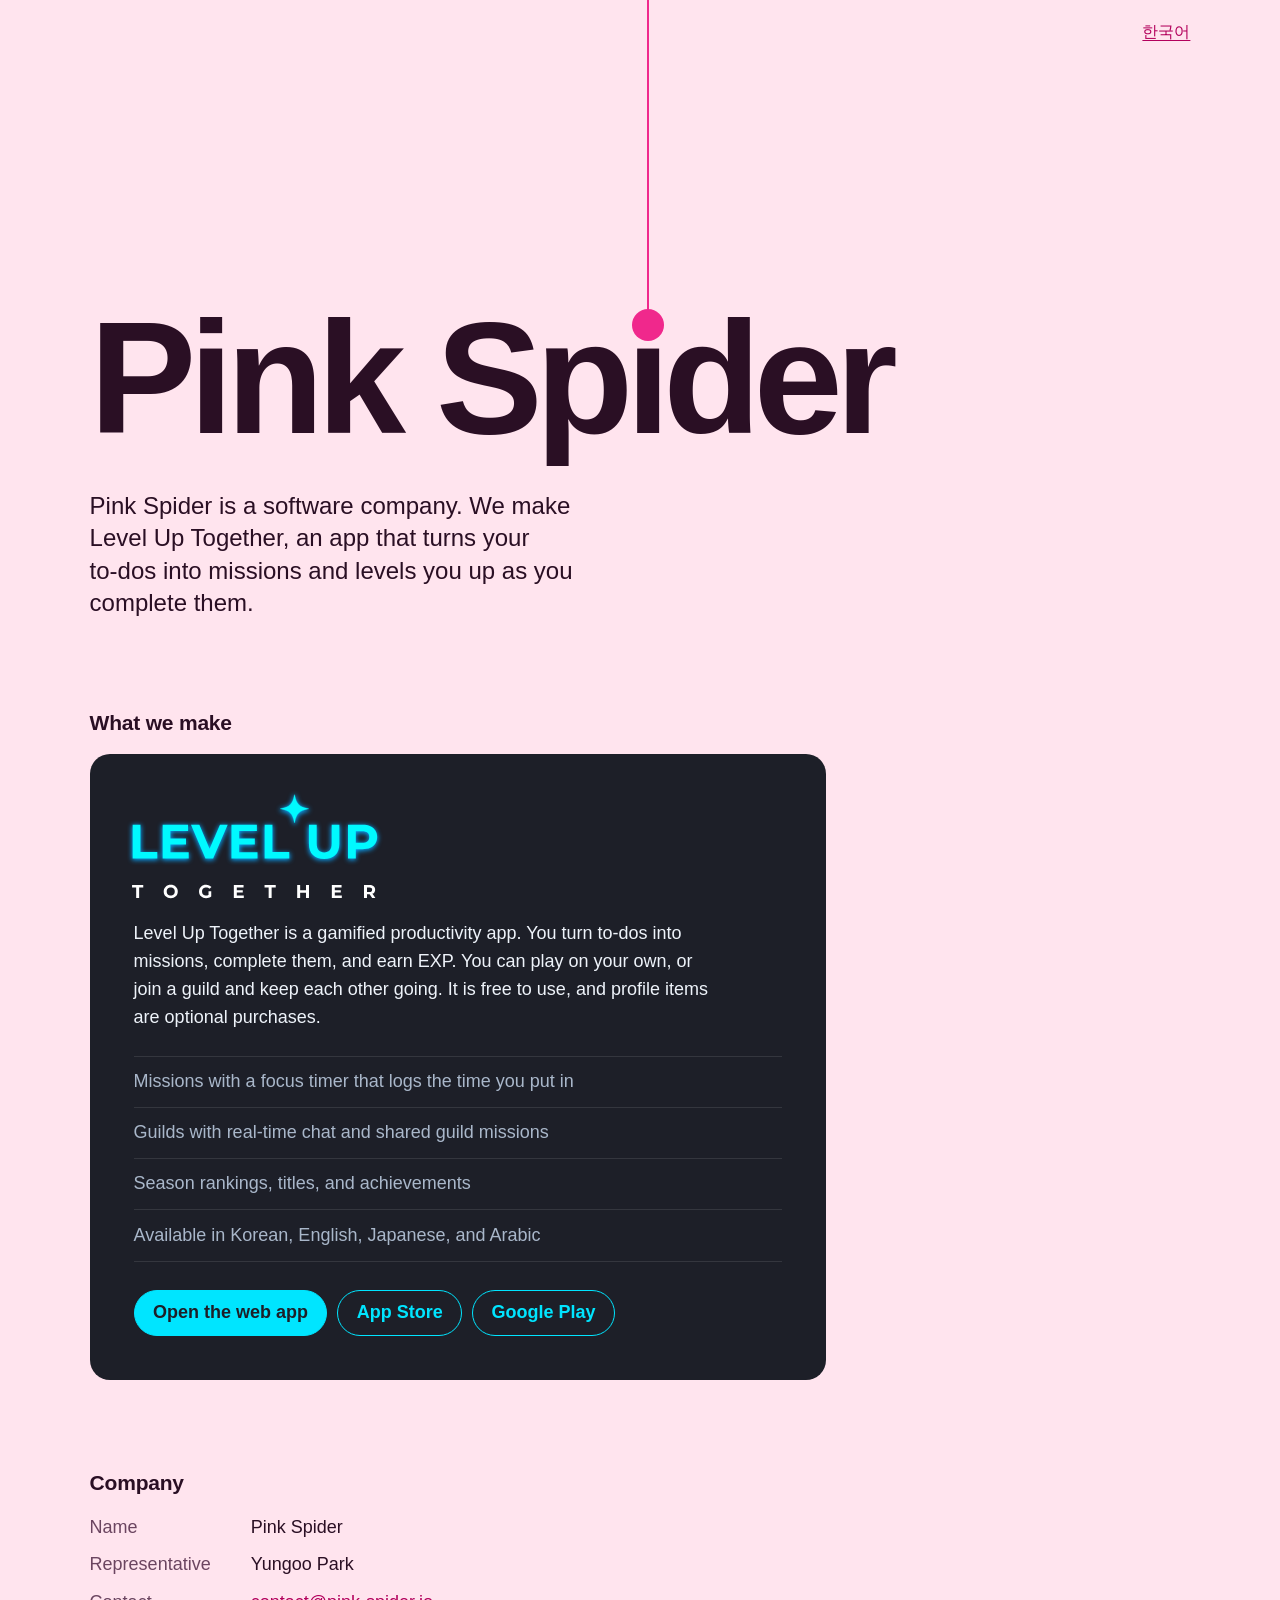
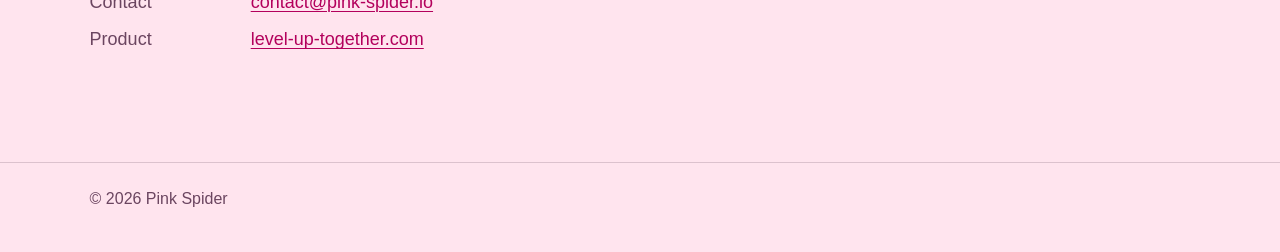
<file: index.html>
<!doctype html>
<html lang="en">
  <head>
    <meta charset="utf-8" />
    <meta name="viewport" content="width=device-width, initial-scale=1" />
    <title>Pink Spider | The company behind Level Up Together</title>
    <meta
      name="description"
      content="Pink Spider is the software company that makes Level Up Together, an app that turns to-dos into missions and levels you up as you complete them. Available on the web, iOS, and Android."
    />
    <link rel="canonical" href="https://pink-spider.io/" />
    <link rel="alternate" hreflang="en" href="https://pink-spider.io/" />
    <link rel="alternate" hreflang="ko" href="https://pink-spider.io/ko/" />
    <link rel="alternate" hreflang="x-default" href="https://pink-spider.io/" />
    <link rel="icon" href="/assets/favicon.svg" type="image/svg+xml" />
    <meta name="theme-color" content="#ffe4ee" media="(prefers-color-scheme: light)" />
    <meta name="theme-color" content="#210b1c" media="(prefers-color-scheme: dark)" />
    <meta property="og:type" content="website" />
    <meta property="og:site_name" content="Pink Spider" />
    <meta property="og:title" content="Pink Spider | The company behind Level Up Together" />
    <meta
      property="og:description"
      content="We make Level Up Together, an app that turns to-dos into missions and levels you up as you complete them."
    />
    <meta property="og:url" content="https://pink-spider.io/" />
    <meta property="og:image" content="https://pink-spider.io/assets/og.png" />
    <meta property="og:image:width" content="1200" />
    <meta property="og:image:height" content="630" />
    <meta property="og:locale" content="en_US" />
    <meta property="og:locale:alternate" content="ko_KR" />
    <meta name="twitter:card" content="summary_large_image" />
    <link rel="stylesheet" href="/assets/site.css" />
    <script type="application/ld+json">
      {
        "@context": "https://schema.org",
        "@type": "Organization",
        "name": "Pink Spider",
        "url": "https://pink-spider.io/",
        "email": "contact@pink-spider.io",
        "employee": {
          "@type": "Person",
          "name": "Yungoo Park",
          "jobTitle": "Representative"
        },
        "brand": {
          "@type": "Brand",
          "name": "Level Up Together",
          "url": "https://level-up-together.com/"
        },
        "sameAs": ["https://level-up-together.com/"]
      }
    </script>
  </head>
  <body>
    <a class="lang" href="/ko/" lang="ko" hreflang="ko">한국어</a>

    <main>
      <header class="hero">
        <h1 class="wordmark">Pink Sp<span class="wordmark__i">i<span class="spider" aria-hidden="true"><span class="spider__body"></span></span></span>der</h1>
        <p class="lede">
          Pink Spider is a software company. We make Level Up Together, an app that turns your
          <span class="nowrap">to-dos</span> into missions and levels you up as you complete them.
        </p>
      </header>

      <section class="section" aria-labelledby="product-title">
        <h2 class="section__title" id="product-title">What we make</h2>
        <div class="product">
          <img
            class="product__logo"
            src="/assets/level-up-together.svg"
            alt="Level Up Together"
            width="906"
            height="404"
          />
          <p class="product__desc">
            Level Up Together is a gamified productivity app. You turn <span class="nowrap">to-dos</span> into missions,
            complete them, and earn EXP. You can play on your own, or join a guild and keep
            each other going. It is free to use, and profile items are optional purchases.
          </p>
          <ul class="product__facts">
            <li>Missions with a focus timer that logs the time you put in</li>
            <li>Guilds with real-time chat and shared guild missions</li>
            <li>Season rankings, titles, and achievements</li>
            <li>Available in Korean, English, Japanese, and Arabic</li>
          </ul>
          <p class="product__links">
            <a class="button button--solid" href="https://level-up-together.com/">Open the web app</a>
            <a
              class="button"
              href="https://apps.apple.com/app/id6791061267"
              aria-label="Level Up Together on the App Store"
              >App Store</a
            >
            <a
              class="button"
              href="https://play.google.com/store/apps/details?id=prod.level_up_together.com"
              aria-label="Level Up Together on Google Play"
              >Google Play</a
            >
          </p>
        </div>
      </section>

      <section class="section" aria-labelledby="company-title">
        <h2 class="section__title" id="company-title">Company</h2>
        <dl class="facts">
          <dt>Name</dt>
          <dd>Pink Spider</dd>
          <dt>Representative</dt>
          <dd>Yungoo Park</dd>
          <dt>Contact</dt>
          <dd><a href="mailto:contact@pink-spider.io">contact@pink-spider.io</a></dd>
          <dt>Product</dt>
          <dd><a href="https://level-up-together.com/">level-up-together.com</a></dd>
        </dl>
      </section>
    </main>

    <footer class="footer">
      <p>© 2026 Pink Spider</p>
    </footer>
  </body>
</html>
</file>
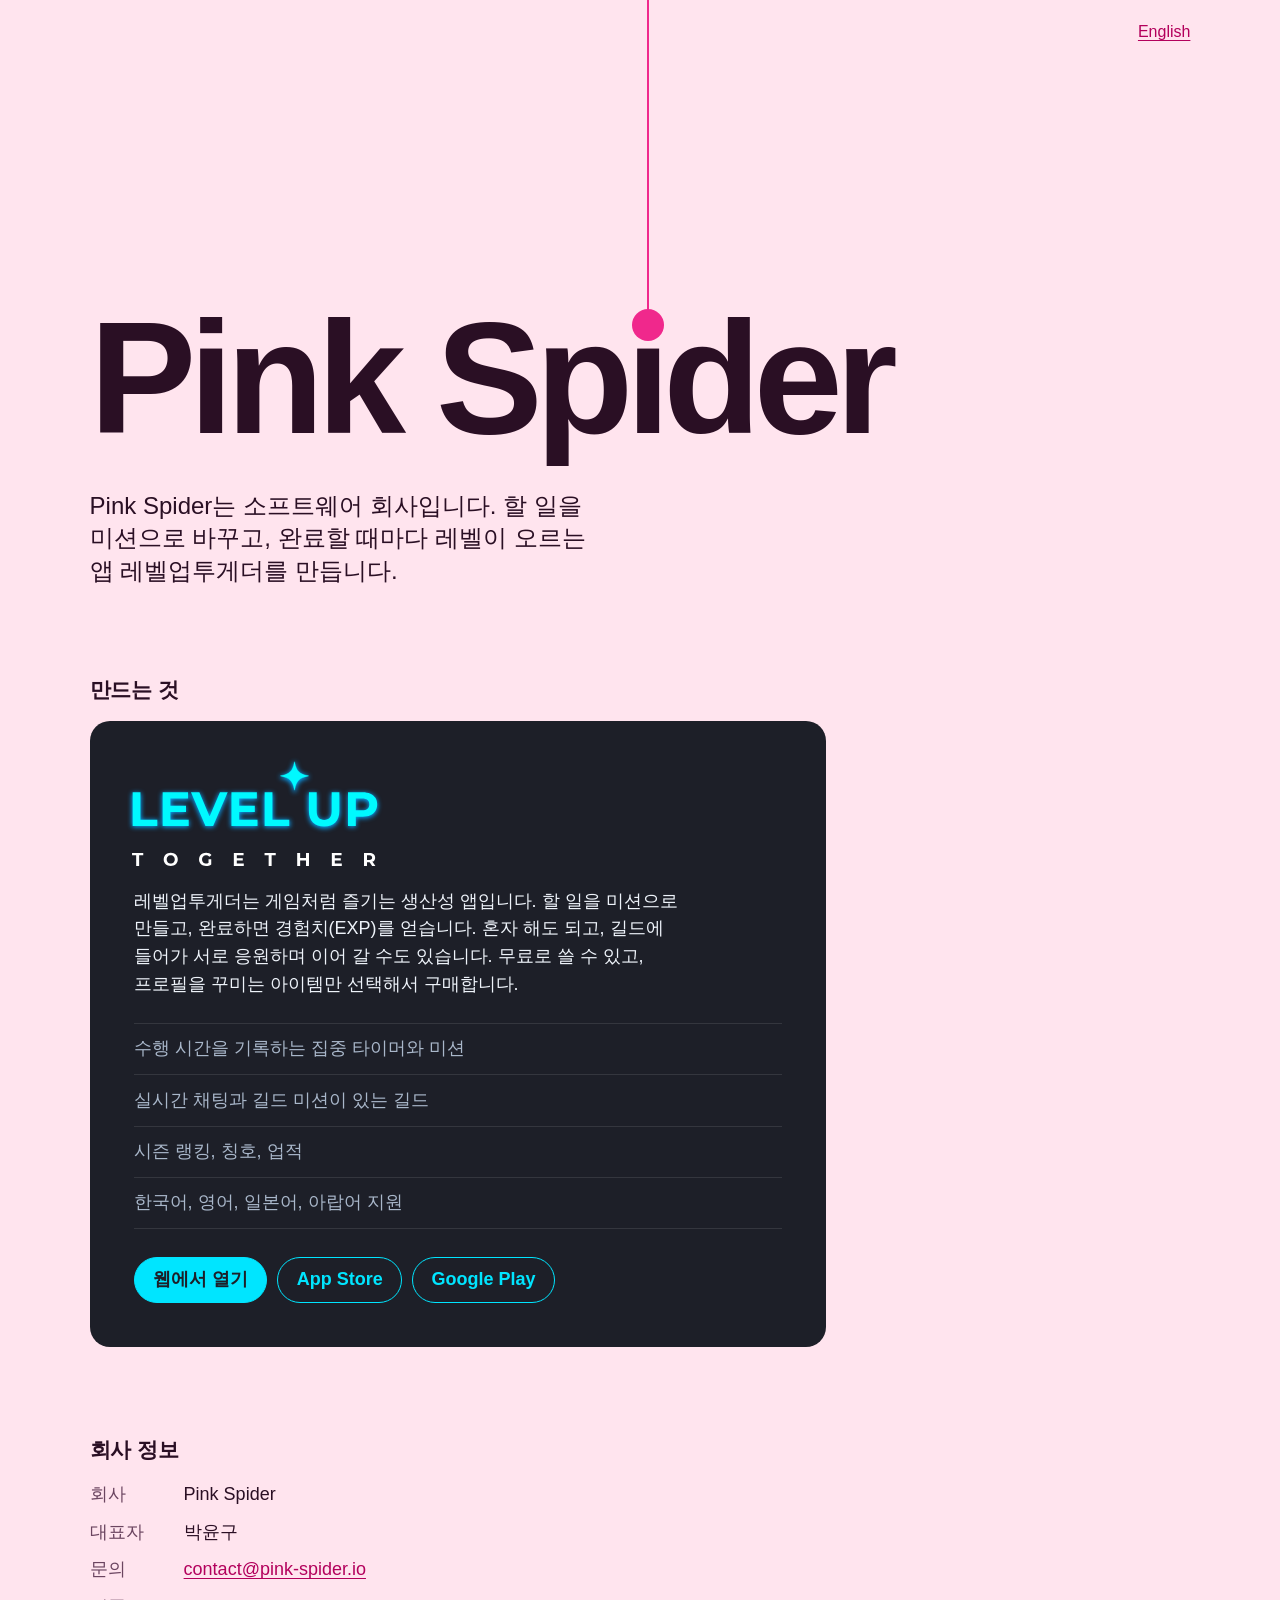
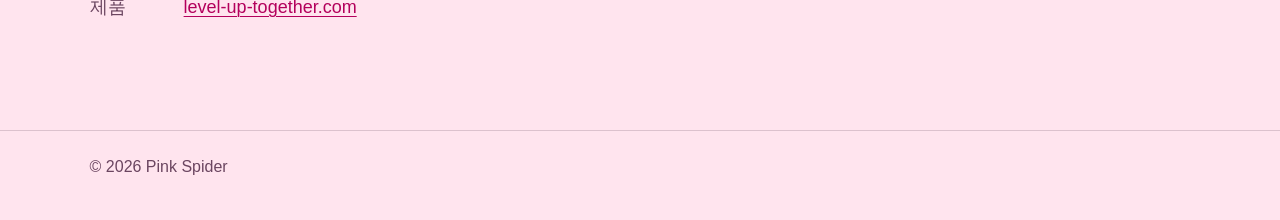
<file: ko/index.html>
<!doctype html>
<html lang="ko">
  <head>
    <meta charset="utf-8" />
    <meta name="viewport" content="width=device-width, initial-scale=1" />
    <title>Pink Spider | 레벨업투게더를 만드는 회사</title>
    <meta
      name="description"
      content="Pink Spider는 레벨업투게더(Level Up Together)를 만드는 소프트웨어 회사입니다. 레벨업투게더는 할 일을 미션으로 바꾸고, 완료할 때마다 레벨이 오르는 앱입니다. 웹, iOS, Android에서 쓸 수 있습니다."
    />
    <link rel="canonical" href="https://pink-spider.io/ko/" />
    <link rel="alternate" hreflang="en" href="https://pink-spider.io/" />
    <link rel="alternate" hreflang="ko" href="https://pink-spider.io/ko/" />
    <link rel="alternate" hreflang="x-default" href="https://pink-spider.io/" />
    <link rel="icon" href="/assets/favicon.svg" type="image/svg+xml" />
    <meta name="theme-color" content="#ffe4ee" media="(prefers-color-scheme: light)" />
    <meta name="theme-color" content="#210b1c" media="(prefers-color-scheme: dark)" />
    <meta property="og:type" content="website" />
    <meta property="og:site_name" content="Pink Spider" />
    <meta property="og:title" content="Pink Spider | 레벨업투게더를 만드는 회사" />
    <meta
      property="og:description"
      content="할 일을 미션으로 바꾸고, 완료할 때마다 레벨이 오르는 앱 레벨업투게더를 만듭니다."
    />
    <meta property="og:url" content="https://pink-spider.io/ko/" />
    <meta property="og:image" content="https://pink-spider.io/assets/og.png" />
    <meta property="og:image:width" content="1200" />
    <meta property="og:image:height" content="630" />
    <meta property="og:locale" content="ko_KR" />
    <meta property="og:locale:alternate" content="en_US" />
    <meta name="twitter:card" content="summary_large_image" />
    <link rel="stylesheet" href="/assets/site.css" />
    <script type="application/ld+json">
      {
        "@context": "https://schema.org",
        "@type": "Organization",
        "name": "Pink Spider",
        "url": "https://pink-spider.io/",
        "email": "contact@pink-spider.io",
        "employee": {
          "@type": "Person",
          "name": "박윤구",
          "alternateName": "Yungoo Park",
          "jobTitle": "대표자"
        },
        "brand": {
          "@type": "Brand",
          "name": "레벨업투게더",
          "alternateName": "Level Up Together",
          "url": "https://level-up-together.com/"
        },
        "sameAs": ["https://level-up-together.com/"]
      }
    </script>
  </head>
  <body>
    <a class="lang" href="/" lang="en" hreflang="en">English</a>

    <main>
      <header class="hero">
        <h1 class="wordmark" lang="en">Pink Sp<span class="wordmark__i">i<span class="spider" aria-hidden="true"><span class="spider__body"></span></span></span>der</h1>
        <p class="lede">
          Pink&nbsp;Spider는 소프트웨어 회사입니다. 할&nbsp;일을 미션으로 바꾸고, 완료할 때마다 레벨이
          오르는 앱 레벨업투게더를 만듭니다.
        </p>
      </header>

      <section class="section" aria-labelledby="product-title">
        <h2 class="section__title" id="product-title">만드는 것</h2>
        <div class="product">
          <img
            class="product__logo"
            src="/assets/level-up-together.svg"
            alt="레벨업투게더 (Level Up Together)"
            width="906"
            height="404"
          />
          <p class="product__desc">
            레벨업투게더는 게임처럼 즐기는 생산성 앱입니다. 할&nbsp;일을 미션으로 만들고, 완료하면
            경험치(EXP)를 얻습니다. 혼자 해도 되고, 길드에 들어가 서로 응원하며 이어 갈 수도
            있습니다. 무료로 쓸 수 있고, 프로필을 꾸미는 아이템만 선택해서 구매합니다.
          </p>
          <ul class="product__facts">
            <li>수행 시간을 기록하는 집중 타이머와 미션</li>
            <li>실시간 채팅과 길드 미션이 있는 길드</li>
            <li>시즌 랭킹, 칭호, 업적</li>
            <li>한국어, 영어, 일본어, 아랍어 지원</li>
          </ul>
          <p class="product__links">
            <a class="button button--solid" href="https://level-up-together.com/">웹에서 열기</a>
            <a
              class="button"
              href="https://apps.apple.com/app/id6791061267"
              aria-label="App Store에서 레벨업투게더 보기"
              >App Store</a
            >
            <a
              class="button"
              href="https://play.google.com/store/apps/details?id=prod.level_up_together.com"
              aria-label="Google Play에서 레벨업투게더 보기"
              >Google Play</a
            >
          </p>
        </div>
      </section>

      <section class="section" aria-labelledby="company-title">
        <h2 class="section__title" id="company-title">회사 정보</h2>
        <dl class="facts">
          <dt>회사</dt>
          <dd lang="en">Pink Spider</dd>
          <dt>대표자</dt>
          <dd>박윤구</dd>
          <dt>문의</dt>
          <dd><a href="mailto:contact@pink-spider.io">contact@pink-spider.io</a></dd>
          <dt>제품</dt>
          <dd><a href="https://level-up-together.com/">level-up-together.com</a></dd>
        </dl>
      </section>
    </main>

    <footer class="footer">
      <p lang="en">© 2026 Pink Spider</p>
    </footer>
  </body>
</html>
</file>
<file: assets/site.css>
/* Pink Spider 회사 사이트 — 한 장짜리 정적 페이지. 외부 요청(글꼴·스크립트·분석)이 없다. */

:root {
  color-scheme: light dark;

  /* 회사: 분홍 종이 위에 자줏빛 잉크, 거미줄 한 가닥 */
  --paper: #ffe4ee;
  --ink: #2a0f24;
  --ink-soft: #6b4560;
  --thread: #f0288c;
  --link: #b3005c;
  --rule: rgb(42 15 36 / 0.16);

  /* 제품(Level Up Together)은 자기 색 그대로 */
  --lut-bg: #1d1f28;
  --lut-ink: #eef3fa;
  --lut-soft: #a9b7ca;
  --lut-cyan: #00e5ff;
  --lut-rule: rgb(255 255 255 / 0.1);

  /* 글꼴 파일을 싣지 않는다. Helvetica·Arial 계열은 글자 치수가 서로 같아 워드마크의 점 위치가 기기마다 같다 */
  --sans: "Helvetica Neue", Helvetica, Arial, "Apple SD Gothic Neo", "Malgun Gothic",
    "Noto Sans KR", sans-serif;

  --gutter: clamp(1.25rem, 7vw, 6rem);
  --measure: 40rem;
}

@media (prefers-color-scheme: dark) {
  :root {
    --paper: #210b1c;
    --ink: #ffe4ee;
    --ink-soft: #cfa5bd;
    --thread: #ff5fae;
    --link: #ff93c8;
    --rule: rgb(255 228 238 / 0.18);
    --lut-bg: #14161d;
  }
}

*,
*::before,
*::after {
  box-sizing: border-box;
}

html {
  -webkit-text-size-adjust: 100%;
  text-size-adjust: 100%;
}

body {
  margin: 0;
  background: var(--paper);
  color: var(--ink);
  font: 1.125rem/1.55 var(--sans);
}

:lang(ko) {
  word-break: keep-all;
  overflow-wrap: anywhere;
}

a {
  color: var(--link);
  text-decoration-thickness: 0.08em;
  text-underline-offset: 0.18em;
}

a:hover {
  text-decoration-thickness: 0.16em;
}

:focus-visible {
  outline: 3px solid var(--thread);
  outline-offset: 3px;
  border-radius: 2px;
}

/* 언어 바꾸기 */
.lang {
  position: absolute;
  top: 1.25rem;
  right: var(--gutter);
  font-size: 1rem;
}

/* 첫 화면: 워드마크와 한 문장 */
.hero {
  padding: clamp(9rem, 34vh, 20rem) var(--gutter) 0;
}

.wordmark {
  margin: 0;
  font-size: clamp(3.1rem, 15.5vw, 10rem);
  font-weight: 700;
  letter-spacing: -0.045em;
  line-height: 0.9;
  white-space: nowrap;
}

/*
 * "Spider" 의 i 점이 실에 매달린 거미다.
 * .spider 는 높이 0·폭 100% 인 inline-block 을 왼쪽으로 100% 당겨 i 위에 겹친 것이다.
 * 그래서 가로는 i 폭의 한가운데(어떤 글꼴이든), 세로는 글자 기준선에서 잰 값(em)이 된다.
 */
.wordmark__i {
  position: relative;
  display: inline-block;
  margin-right: -0.045em; /* 감싼 글자에는 자간이 안 먹으므로 직접 준다 */
  letter-spacing: 0;
}

.spider {
  position: relative;
  display: inline-block;
  width: 100%;
  height: 0;
  margin-left: -100%;
  vertical-align: baseline;
}

/* 원래 i 점을 종이 색으로 가린다 */
.spider::before {
  content: "";
  position: absolute;
  bottom: 0.553em;
  left: -0.02em;
  right: -0.02em;
  height: 0.285em;
  background: var(--paper);
}

.spider__body {
  position: absolute;
  bottom: 0.578em;
  left: 50%;
  width: 0;
  height: 0;
}

/* 실 */
.spider__body::before {
  content: "";
  position: absolute;
  bottom: 0.19em;
  left: -0.75px;
  width: 1.5px;
  height: 130vh;
  background: var(--thread);
}

/* 거미(점) */
.spider__body::after {
  content: "";
  position: absolute;
  bottom: 0;
  left: -0.1em;
  width: 0.2em;
  height: 0.2em;
  border-radius: 50%;
  background: var(--thread);
}

@media (prefers-reduced-motion: no-preference) {
  .spider__body {
    animation: lower 1.3s cubic-bezier(0.22, 0.9, 0.3, 1.1) 0.25s both;
  }
}

@keyframes lower {
  from {
    transform: translateY(-70vh);
  }

  to {
    transform: none;
  }
}

.nowrap {
  white-space: nowrap;
}

.lede {
  max-width: 31rem;
  margin: clamp(1.5rem, 4vw, 2.5rem) 0 0;
  font-size: clamp(1.25rem, 2.7vw, 1.5rem);
  line-height: 1.35;
}

/* 본문 구역 */
.section {
  margin-top: clamp(3.5rem, 10vh, 6.5rem);
  padding: 0 var(--gutter);
}

.section__title {
  margin: 0 0 1.125rem;
  font-size: 1.3125rem;
  line-height: 1.25;
  letter-spacing: -0.01em;
}

/* 제품: 회사 종이 위에 놓인 제품의 세계 */
.product {
  max-width: 46rem;
  padding: clamp(1.5rem, 4.5vw, 2.75rem);
  border-radius: 1.25rem;
  background: var(--lut-bg);
  color: var(--lut-ink);
}

.product__logo {
  display: block;
  width: min(16rem, 78%);
  height: auto;
  margin: -0.5rem 0 0 -0.4rem;
}

.product__desc {
  max-width: 36rem;
  margin: 1rem 0 0;
}

.product__facts {
  margin: 1.5rem 0 0;
  padding: 0;
  list-style: none;
  color: var(--lut-soft);
}

.product__facts li {
  padding: 0.7rem 0;
  border-top: 1px solid var(--lut-rule);
}

.product__facts li:last-child {
  border-bottom: 1px solid var(--lut-rule);
}

.product__links {
  display: flex;
  flex-wrap: wrap;
  gap: 0.625rem;
  margin: 1.75rem 0 0;
}

.button {
  display: inline-block;
  padding: 0.7rem 1.15rem;
  border: 1.5px solid var(--lut-cyan);
  border-radius: 999px;
  color: var(--lut-cyan);
  font-weight: 700;
  line-height: 1.2;
  text-decoration: none;
}

.button:hover {
  background: rgb(0 229 255 / 0.12);
}

.button--solid {
  background: var(--lut-cyan);
  color: var(--lut-bg);
}

.button--solid:hover {
  background: #7df2ff;
}

.product :focus-visible {
  outline-color: #fff;
}

/* 회사 정보 */
.facts {
  display: grid;
  grid-template-columns: max-content 1fr;
  gap: 0.6rem 2.5rem;
  max-width: var(--measure);
  margin: 0;
}

.facts dt {
  color: var(--ink-soft);
}

.facts dd {
  margin: 0;
  overflow-wrap: anywhere;
}

@media (max-width: 26rem) {
  .facts {
    grid-template-columns: 1fr;
    gap: 0;
  }

  .facts dd {
    margin-bottom: 0.9rem;
  }
}

.footer {
  margin-top: clamp(4rem, 12vh, 7.5rem);
  padding: 1.5rem var(--gutter) 2.5rem;
  border-top: 1px solid var(--rule);
  color: var(--ink-soft);
  font-size: 1rem;
}

.footer p {
  margin: 0;
}

/* 없는 주소(404) */
.notfound {
  padding: clamp(6rem, 24vh, 14rem) var(--gutter) 0;
}

.notfound__title {
  margin: 0;
  font-size: clamp(2rem, 7vw, 3.75rem);
  line-height: 1.05;
  letter-spacing: -0.03em;
}

.notfound p {
  max-width: 31rem;
  margin: 1.25rem 0 0;
}
</file>
